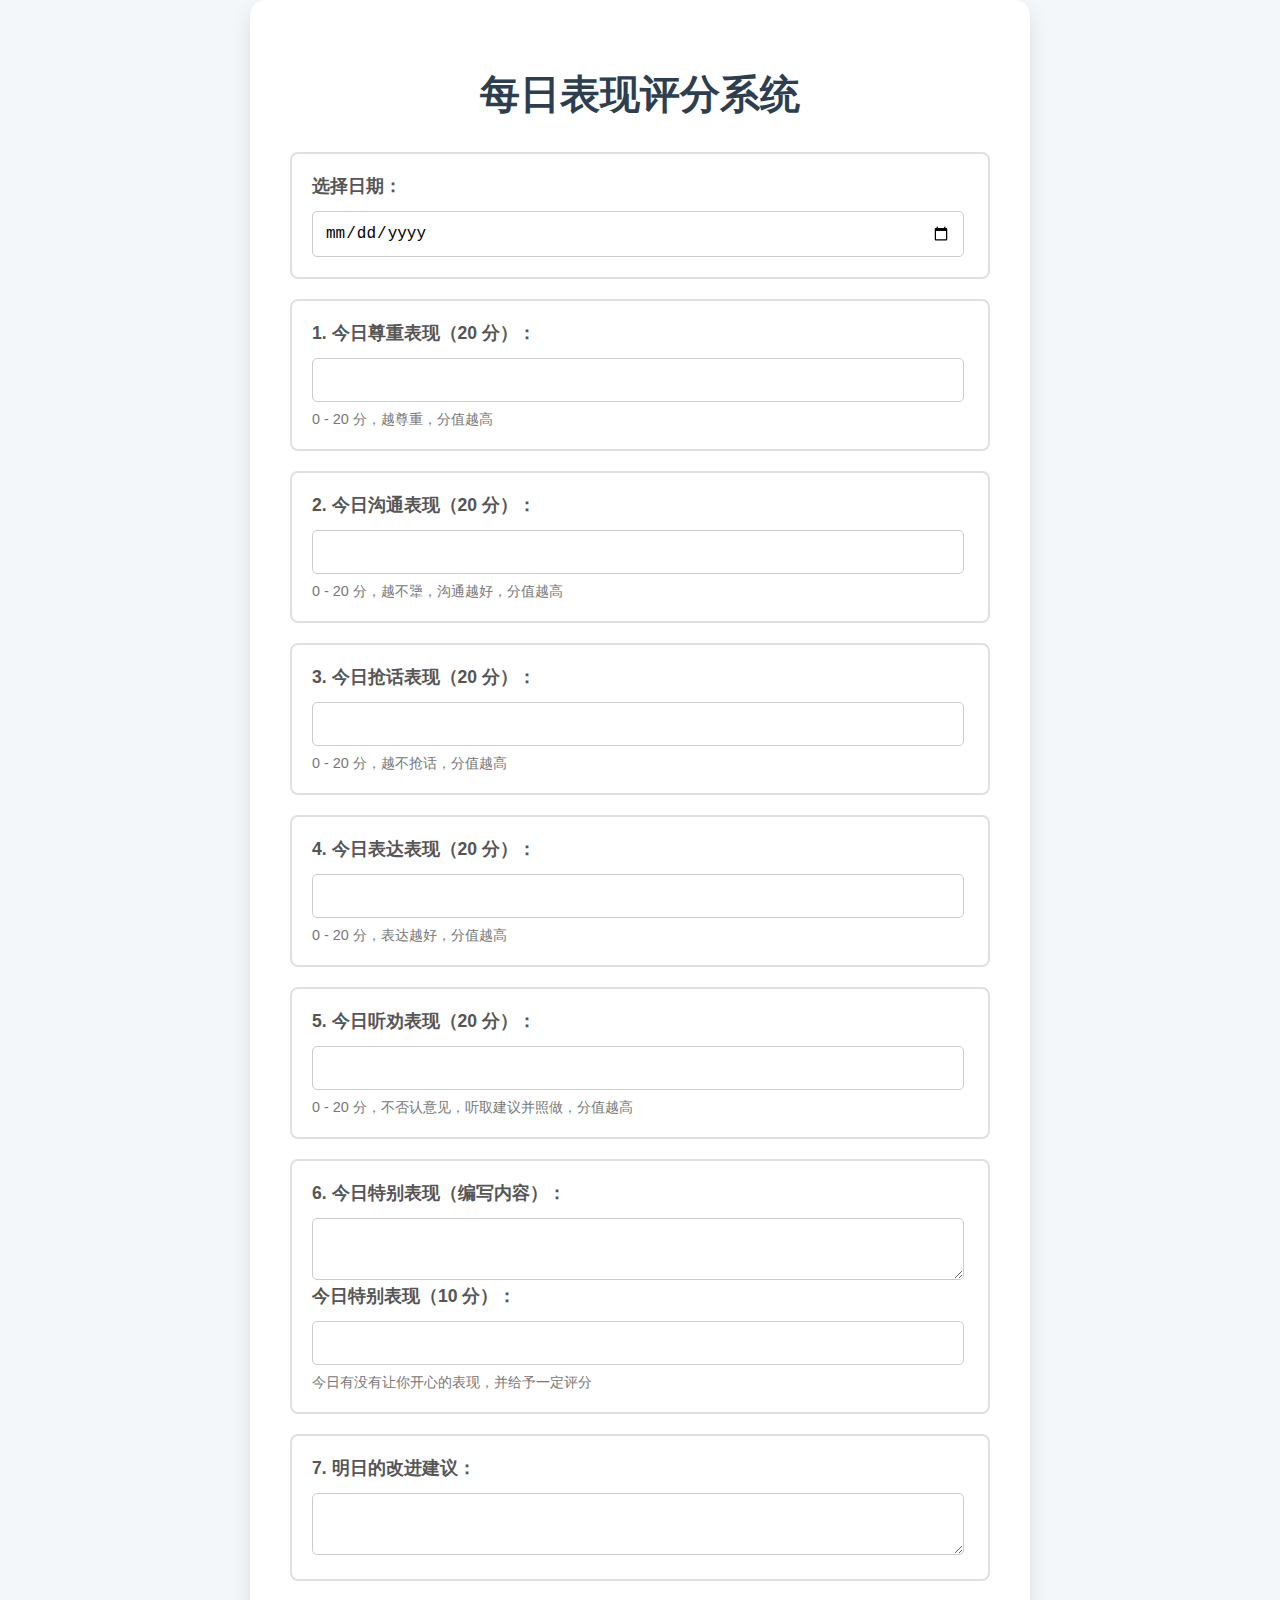
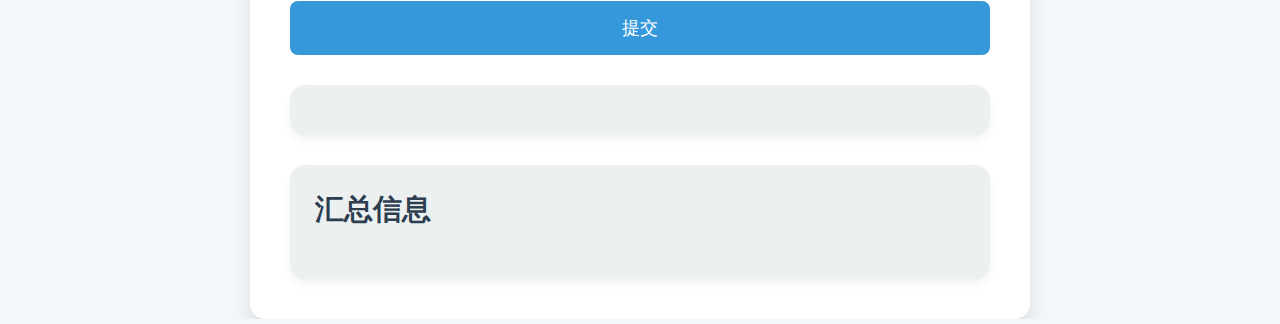
<file: index.html>
<!DOCTYPE html>
<html lang="en">

<head>
    <meta charset="UTF-8">
    <meta name="viewport" content="width=device-width, initial-scale=1.0">
    <title>每日表现评分系统</title>
    <link rel="stylesheet" href="styles.css">
</head>

<body>
    <div class="container">
        <h1>每日表现评分系统</h1>
        <form id="ratingForm">
            <div class="question-box">
                <label for="date">选择日期：</label>
                <input type="date" id="date" name="date" required>
            </div>
            <div class="question-box">
                <label for="respect">1. 今日尊重表现（20 分）：</label>
                <input type="number" id="respect" name="respect" min="0" max="20" required>
                <small>0 - 20 分，越尊重，分值越高</small>
            </div>
            <div class="question-box">
                <label for="communication">2. 今日沟通表现（20 分）：</label>
                <input type="number" id="communication" name="communication" min="0" max="20" required>
                <small>0 - 20 分，越不犟，沟通越好，分值越高</small>
            </div>
            <div class="question-box">
                <label for="interrupting">3. 今日抢话表现（20 分）：</label>
                <input type="number" id="interrupting" name="interrupting" min="0" max="20" required>
                <small>0 - 20 分，越不抢话，分值越高</small>
            </div>
            <div class="question-box">
                <label for="expression">4. 今日表达表现（20 分）：</label>
                <input type="number" id="expression" name="expression" min="0" max="20" required>
                <small>0 - 20 分，表达越好，分值越高</small>
            </div>
            <div class="question-box">
                <label for="persuasibility">5. 今日听劝表现（20 分）：</label>
                <input type="number" id="persuasibility" name="persuasibility" min="0" max="20" required>
                <small>0 - 20 分，不否认意见，听取建议并照做，分值越高</small>
            </div>
            <div class="question-box">
                <label for="special-content">6. 今日特别表现（编写内容）：</label>
                <textarea id="special-content" name="special-content" required></textarea>
                <label for="special">今日特别表现（10 分）：</label>
                <input type="number" id="special" name="special" min="0" max="10" required>
                <small>今日有没有让你开心的表现，并给予一定评分</small>
            </div>
            <div class="question-box">
                <label for="improvement">7. 明日的改进建议：</label>
                <textarea id="improvement" name="improvement" required></textarea>
            </div>
            <input type="submit" value="提交">
        </form>
        <div id="result"></div>
        <div id="summary"></div>
    </div>
    <script src="script.js"></script>
</body>

</html>
</file>
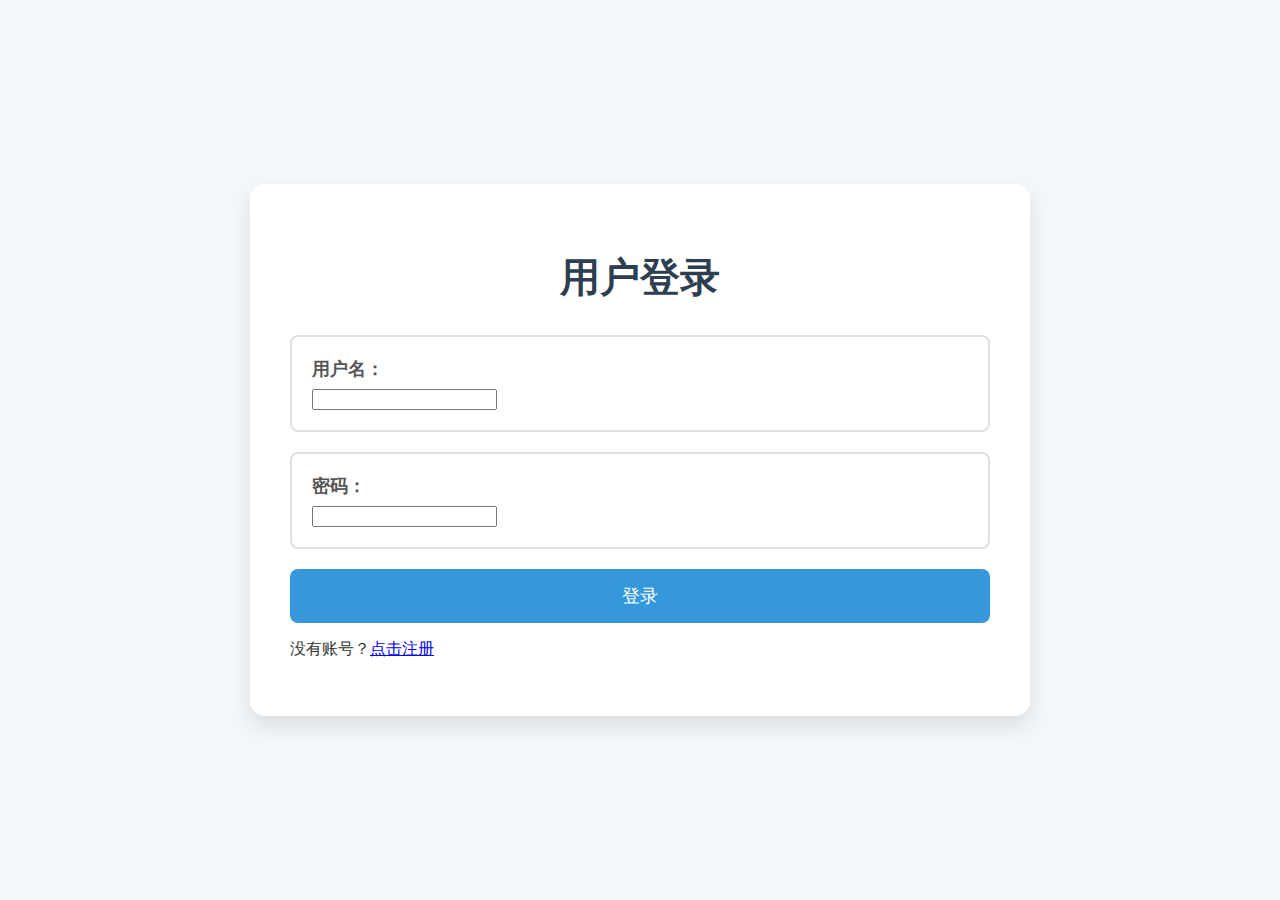
<file: login.html>
<!DOCTYPE html>
<html lang="en">

<head>
    <meta charset="UTF-8">
    <meta name="viewport" content="width=device-width, initial-scale=1.0">
    <title>用户登录</title>
    <link rel="stylesheet" href="styles.css">
</head>

<body>
    <div class="container">
        <h1>用户登录</h1>
        <form id="loginForm">
            <div class="question-box">
                <label for="username">用户名：</label>
                <input type="text" id="username" name="username" required>
            </div>
            <div class="question-box">
                <label for="password">密码：</label>
                <input type="password" id="password" name="password" required>
            </div>
            <input type="submit" value="登录">
        </form>
        <p>没有账号？<a href="register.html">点击注册</a></p>
    </div>
    <script src="login.js"></script>
</body>

</html>
</file>
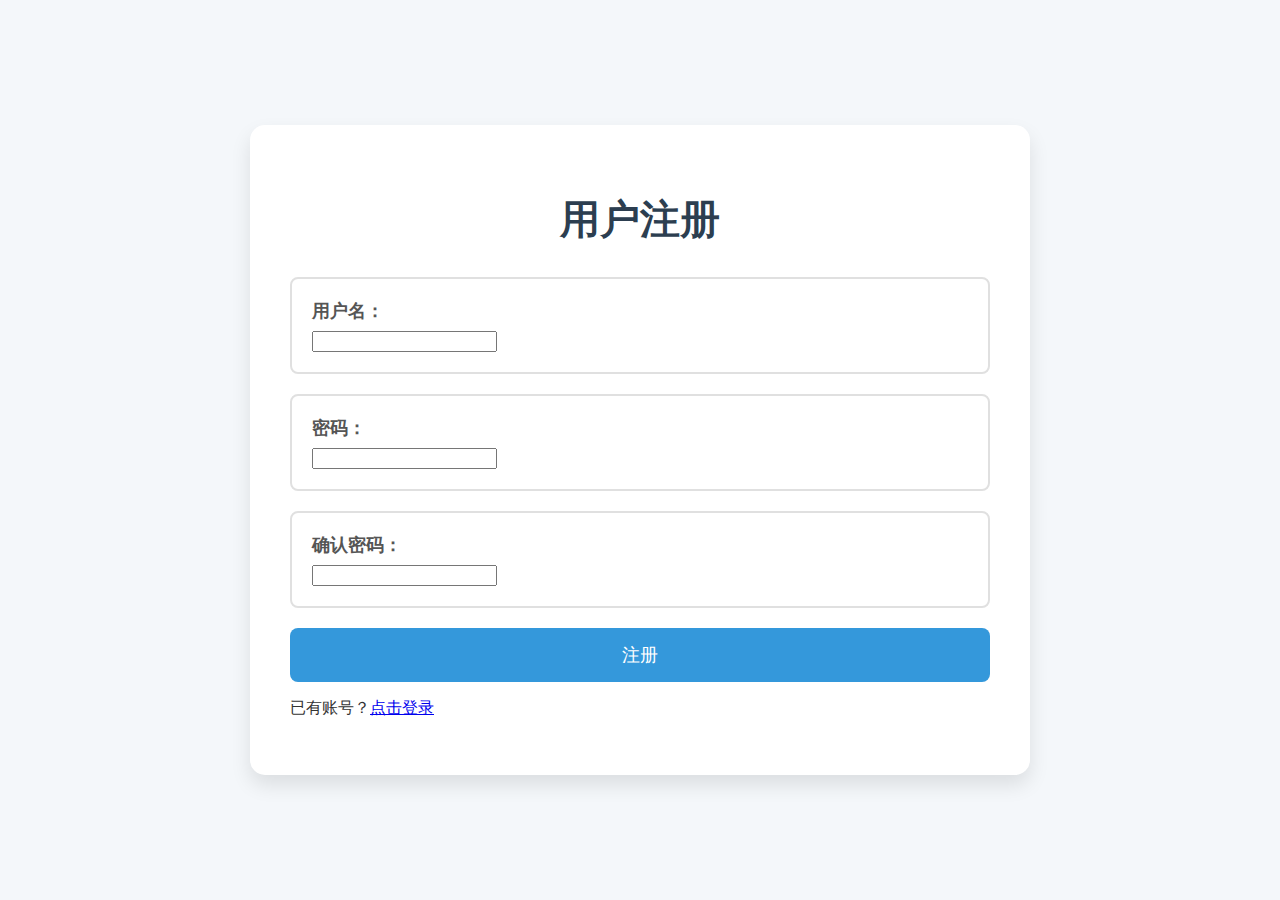
<file: register.html>
<!DOCTYPE html>
<html lang="en">

<head>
    <meta charset="UTF-8">
    <meta name="viewport" content="width=device-width, initial-scale=1.0">
    <title>用户注册</title>
    <link rel="stylesheet" href="styles.css">
</head>

<body>
    <div class="container">
        <h1>用户注册</h1>
        <form id="registerForm">
            <div class="question-box">
                <label for="newUsername">用户名：</label>
                <input type="text" id="newUsername" name="newUsername" required>
            </div>
            <div class="question-box">
                <label for="newPassword">密码：</label>
                <input type="password" id="newPassword" name="newPassword" required>
            </div>
            <div class="question-box">
                <label for="confirmPassword">确认密码：</label>
                <input type="password" id="confirmPassword" name="confirmPassword" required>
            </div>
            <input type="submit" value="注册">
        </form>
        <p>已有账号？<a href="login.html">点击登录</a></p>
    </div>
    <script src="register.js"></script>
</body>

</html>
</file>
<file: styles.css>
body {
    font-family: 'Segoe UI', Tahoma, Geneva, Verdana, sans-serif;
    background-color: #f4f7fa;
    display: flex;
    justify-content: center;
    align-items: center;
    min-height: 100vh;
    margin: 0;
    color: #333;
}

.container {
    background-color: #fff;
    padding: 40px;
    border-radius: 15px;
    box-shadow: 0 10px 20px rgba(0, 0, 0, 0.1);
    width: 100%;
    max-width: 700px;
}

h1 {
    text-align: center;
    color: #2c3e50;
    margin-bottom: 30px;
    font-size: 2.5rem;
}

.question-box {
    border: 2px solid #e0e0e0;
    border-radius: 8px;
    padding: 20px;
    margin-bottom: 20px;
    transition: border-color 0.3s ease;
}

.question-box:hover {
    border-color: #3498db;
}

label {
    display: block;
    margin-bottom: 8px;
    font-weight: 600;
    color: #555;
    font-size: 1.1rem;
}

input[type="date"],
input[type="number"],
textarea {
    width: calc(100% - 30px);
    padding: 12px;
    border: 1px solid #ccc;
    border-radius: 5px;
    font-size: 1rem;
    transition: border-color 0.3s ease, box-shadow 0.3s ease;
    margin-top: 5px;
}

input[type="date"]:focus,
input[type="number"]:focus,
textarea:focus {
    border-color: #3498db;
    outline: 0;
    box-shadow: 0 0 10px rgba(52, 152, 219, 0.3);
}

small {
    display: block;
    margin-top: 8px;
    color: #777;
    font-size: 0.9rem;
}

input[type="submit"] {
    background-color: #3498db;
    color: #fff;
    padding: 15px 25px;
    border: none;
    border-radius: 8px;
    cursor: pointer;
    font-size: 1.1rem;
    transition: background-color 0.3s ease;
    width: 100%;
}

input[type="submit"]:hover {
    background-color: #2980b9;
}

#result,
#summary {
    margin-top: 30px;
    padding: 25px;
    background-color: #ecf0f1;
    border-radius: 15px;
    box-shadow: 0 5px 10px rgba(0, 0, 0, 0.05);
}

#summary h2 {
    margin-top: 0;
    color: #2c3e50;
    font-size: 1.8rem;
}

.summary-item {
    position: relative;
    border: 1px solid #bdc3c7;
    border-radius: 8px;
    padding: 20px;
    margin-bottom: 20px;
}

.summary-item .date {
    font-size: 1.4rem;
    font-weight: bold;
    color: #2c3e50;
    margin-bottom: 10px;
}

.summary-item .score-grade {
    position: absolute;
    top: 10px;
    right: 10px;
    text-align: right;
}

.summary-item .score-grade p {
    margin: 0;
    font-size: 1.2rem;
    font-weight: bold;
}

.grade-fail {
    color: #e74c3c;
}

.grade-pass {
    color: #27ae60;
}

.grade-good {
    color: #f39c12;
}

.grade-excellent {
    color: #9b59b6;
}

.grade-perfect {
    color: #3498db;
}

.delete-btn {
    background-color: #e74c3c;
    color: #fff;
    border: none;
    padding: 8px 15px;
    border-radius: 5px;
    cursor: pointer;
    margin-top: 10px;
    transition: background-color 0.3s ease;
}

.delete-btn:hover {
    background-color: #c0392b;
}
</file>
